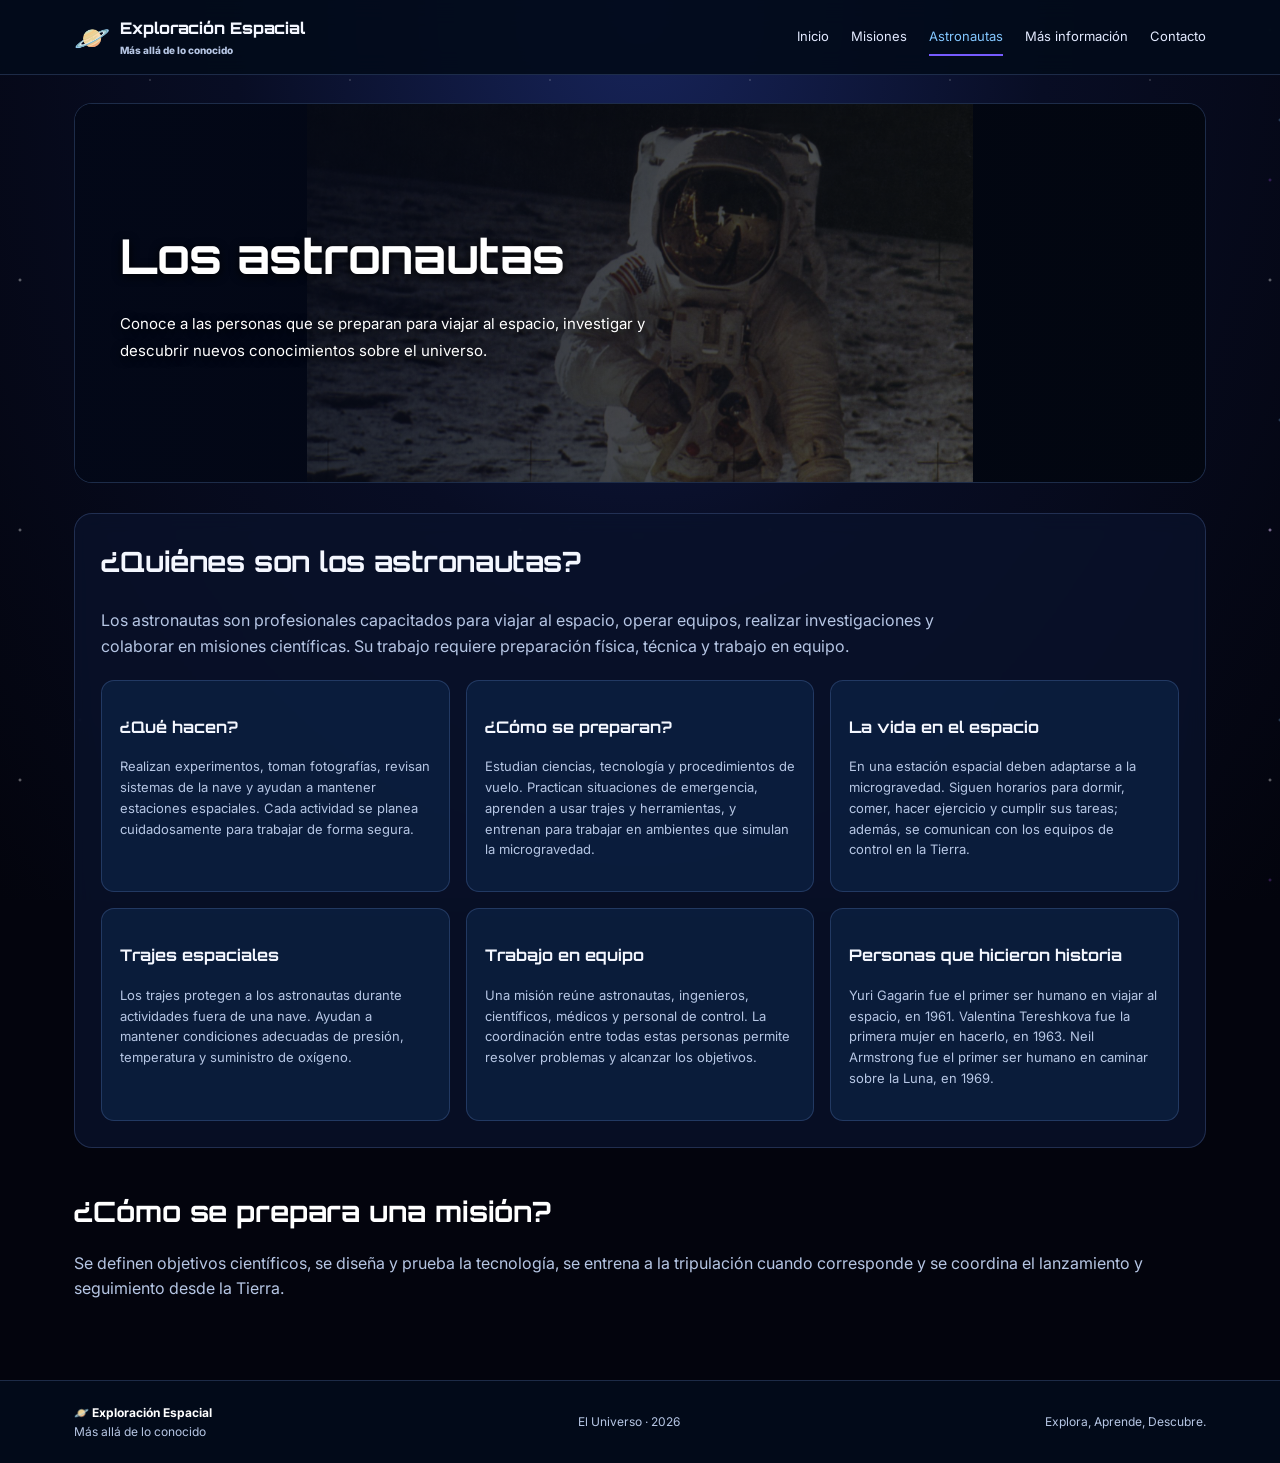
<file: astronautas.html>
<!DOCTYPE html>
<html lang="es">
<head>
    <meta charset="UTF-8">
    <meta name="viewport" content="width=device-width, initial-scale=1.0">
    <title>Astronautas | Exploración Espacial</title>
    <link rel="stylesheet" href="estilos.css">
</head>
<body>
<header>
    <nav class="nav">
        <a class="brand" href="index.html">
            <span class="brand-mark">🪐</span>
            <span>Exploración Espacial<small>Más allá de lo conocido</small></span>
        </a>
        <div class="navlinks">
            <a href="index.html">Inicio</a>
            <a href="contenido.html">Misiones</a>
            <a class="active" href="astronautas.html">Astronautas</a>
            <a href="informacion.html">Más información</a>
            <a href="contacto.html">Contacto</a>
        </div>
    </nav>
</header>

<main>
    <section class="banner astronaut-banner">
        <img src="astro2.jpg" alt="Astronauta">

        <div class="banner-copy">
            <h1>Los astronautas</h1>
            <p>Conoce a las personas que se preparan para viajar al espacio, investigar y descubrir nuevos conocimientos sobre el universo.</p>
        </div>
    </section>

    <section class="astronaut-section">
        <h2>¿Quiénes son los astronautas?</h2>
        <p>Los astronautas son profesionales capacitados para viajar al espacio, operar equipos, realizar investigaciones y colaborar en misiones científicas. Su trabajo requiere preparación física, técnica y trabajo en equipo.</p>

        <div class="astronaut-grid">
            <article class="astronaut-card">
                <h3>¿Qué hacen?</h3>
                <p>Realizan experimentos, toman fotografías, revisan sistemas de la nave y ayudan a mantener estaciones espaciales. Cada actividad se planea cuidadosamente para trabajar de forma segura.</p>
            </article>

            <article class="astronaut-card">
                <h3>¿Cómo se preparan?</h3>
                <p>Estudian ciencias, tecnología y procedimientos de vuelo. Practican situaciones de emergencia, aprenden a usar trajes y herramientas, y entrenan para trabajar en ambientes que simulan la microgravedad.</p>
            </article>

            <article class="astronaut-card">
                <h3>La vida en el espacio</h3>
                <p>En una estación espacial deben adaptarse a la microgravedad. Siguen horarios para dormir, comer, hacer ejercicio y cumplir sus tareas; además, se comunican con los equipos de control en la Tierra.</p>
            </article>

            <article class="astronaut-card">
                <h3>Trajes espaciales</h3>
                <p>Los trajes protegen a los astronautas durante actividades fuera de una nave. Ayudan a mantener condiciones adecuadas de presión, temperatura y suministro de oxígeno.</p>
            </article>

            <article class="astronaut-card">
                <h3>Trabajo en equipo</h3>
                <p>Una misión reúne astronautas, ingenieros, científicos, médicos y personal de control. La coordinación entre todas estas personas permite resolver problemas y alcanzar los objetivos.</p>
            </article>

            <article class="astronaut-card">
                <h3>Personas que hicieron historia</h3>
                <p>Yuri Gagarin fue el primer ser humano en viajar al espacio, en 1961. Valentina Tereshkova fue la primera mujer en hacerlo, en 1963. Neil Armstrong fue el primer ser humano en caminar sobre la Luna, en 1969.</p>
            </article>
        </div>
    </section>

    <section class="section-title">
        <h2>¿Cómo se prepara una misión?</h2>
        <p>Se definen objetivos científicos, se diseña y prueba la tecnología, se entrena a la tripulación cuando corresponde y se coordina el lanzamiento y seguimiento desde la Tierra.</p>
    </section>
</main>

<footer>
    <div class="footer-inner">
        <div><span class="footer-brand">🪐 Exploración Espacial</span><br>Más allá de lo conocido</div>
        <span>El Universo · 2026</span>
        <span>Explora, Aprende, Descubre.</span>
    </div>
</footer>
</body>
</html>
</file>
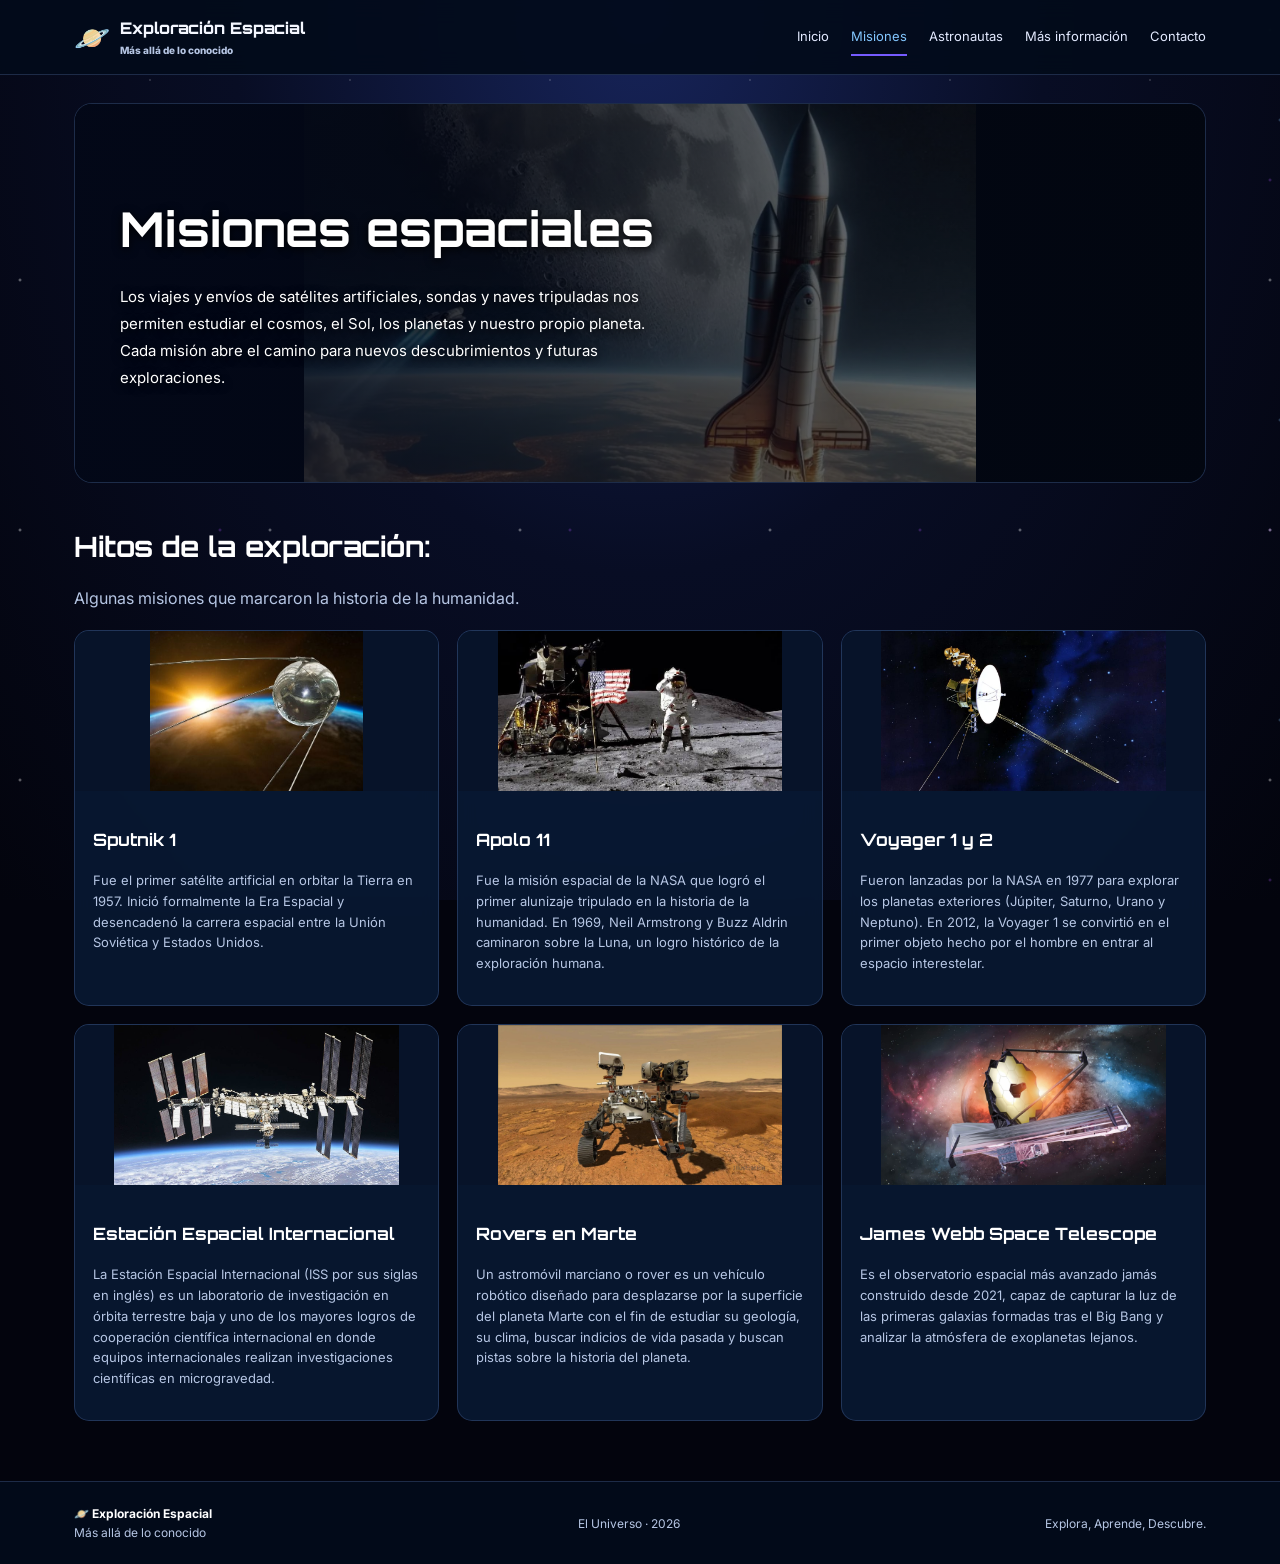
<file: contenido.html>
<!DOCTYPE html>
<html lang="es">
<head>
    <meta charset="UTF-8">
    <meta name="viewport" content="width=device-width, initial-scale=1.0">
    <title>Misiones | Exploración Espacial</title>
    <link rel="stylesheet" href="estilos.css">
</head>
<body>
<header>
    <nav class="nav">
        <a class="brand" href="index.html">
            <span class="brand-mark">🪐</span>
            <span>Exploración Espacial<small>Más allá de lo conocido</small></span>
        </a>
        <div class="navlinks">
            <a href="index.html">Inicio</a>
            <a class="active" href="contenido.html">Misiones</a>
            <a href="astronautas.html">Astronautas</a>
            <a href="informacion.html">Más información</a>
            <a href="contacto.html">Contacto</a>
        </div>
    </nav>
</header>

<main>
    <section class="banner missions-banner">
        <img src="misiones.jpg" alt="Imagen de misiones y exploración espacial">

        <div class="banner-copy">
            <h1>Misiones espaciales</h1>
            <p>
                Los viajes y envíos de satélites artificiales, sondas y
                naves tripuladas nos permiten estudiar el cosmos, el Sol,
                los planetas y nuestro propio planeta. Cada misión abre
                el camino para nuevos descubrimientos y futuras exploraciones.
            </p>
        </div>
    </section>

    <section class="section-title">
        <h2>Hitos de la exploración:</h2>
        <p>Algunas misiones que marcaron la historia de la humanidad.</p>
    </section>
    
    <section class="grid">
    <article class="card">
            <img src="sputnik.jpg" alt="Sputnik">
            <div class="card-body">
                <h3>Sputnik 1</h3>
                <p>Fue el primer satélite artificial en orbitar la Tierra en 1957. Inició formalmente la Era Espacial y desencadenó la carrera espacial entre la Unión Soviética y Estados Unidos.</p>
            </div>
        </article>
    
        <article class="card">
            <img src="apolo11.jpg" alt="Exploración lunar">
            <div class="card-body">
                <h3>Apolo 11</h3>
                <p>Fue la misión espacial de la NASA que logró el primer alunizaje tripulado en la historia de la humanidad. En 1969, Neil Armstrong y Buzz Aldrin caminaron sobre la Luna, un logro histórico de la exploración humana.</p>
            </div>
        </article>

         <article class="card">
            <img src="voyager.jpg" alt="Voyager 1">
            <div class="card-body">
                <h3>Voyager 1 y 2</h3>
                <p>Fueron lanzadas por la NASA en 1977 para explorar los planetas exteriores (Júpiter, Saturno, Urano y Neptuno). En 2012, la Voyager 1 se convirtió en el primer objeto hecho por el hombre en entrar al espacio interestelar.</p>
            </div>
        </article>

        <article class="card">
            <img src="estacion_internacional.jpg" alt="Estación Espacial Internacional">
            <div class="card-body">
                <h3>Estación Espacial Internacional</h3>
                <p>La Estación Espacial Internacional (ISS por sus siglas en inglés) es un laboratorio de investigación en órbita terrestre baja y uno de los mayores logros de cooperación científica internacional en donde equipos internacionales realizan investigaciones científicas en microgravedad.</p>
            </div>
        </article>

        <article class="card">
            <img src="rover.jpg" alt="Vehículo explorador en Marte">
            <div class="card-body">
                <h3>Rovers en Marte</h3>
                <p>Un astromóvil marciano o rover es un vehículo robótico diseñado para desplazarse por la superficie del planeta Marte con el fin de estudiar su geología, su clima, buscar indicios de vida pasada y buscan pistas sobre la historia del planeta.</p>
            </div>
        </article>
        
        <article class="card">
            <img src="telescope.jpg" alt="James Telescope">
            <div class="card-body">
                <h3>James Webb Space Telescope</h3>
                <p>Es el observatorio espacial más avanzado jamás construido desde 2021, capaz de capturar la luz de las primeras galaxias formadas tras el Big Bang y analizar la atmósfera de exoplanetas lejanos.</p>
            </div>
        </article>
    </section>
</main>

<footer>
    <div class="footer-inner">
        <div><span class="footer-brand">🪐 Exploración Espacial</span><br>Más allá de lo conocido</div>
        <span>El Universo · 2026</span>
        <span>Explora, Aprende, Descubre.</span>
    </div>
</footer>
</body>
</html>
</file>
<file: estilos.css>
@import url('https://fonts.googleapis.com/css2?family=Inter:wght@400;500;600;700;800&family=Orbitron:wght@400;500;600;700;800&display=swap');

/* ==============================
   COLORES Y ESTILOS GENERALES
============================== */

:root {
    --bg: #03040d;
    --panel: #091a36;
    --panel2: #101d45;
    --blue: #5574ff;
    --cyan: #83c7ff;
    --purple: #765bff;
    --violet: #a855f7;
    --text: #f4f7ff;
    --muted: #b6c6e4;
    --line: rgba(133, 177, 255, .2);
}

* {
    box-sizing: border-box;
}

html {
    scroll-behavior: smooth;
    scroll-padding-top: 100px;
}

body {
    margin: 0;
    font-family: 'Inter', Arial, sans-serif;
    color: var(--text);
    line-height: 1.6;
    background-color: var(--bg);
    background-image:
        radial-gradient(2px 2px at 20px 30px, #ffffff88, transparent),
        radial-gradient(2px 2px at 80px 120px, #83c7ff66, transparent),
        radial-gradient(1px 1px at 150px 80px, #ffffff77, transparent),
        radial-gradient(2px 2px at 220px 180px, #a855f766, transparent),
        radial-gradient(ellipse at top, #17245a 0%, #080d24 45%, #03040d 100%);
    background-size:
        250px 250px,
        300px 300px,
        200px 200px,
        350px 350px,
        cover;
    background-attachment: fixed;
}

a {
    color: inherit;
    text-decoration: none;
}

img {
    display: block;
    max-width: 100%;
}

h1,
h2,
h3,
.brand {
    font-family: 'Orbitron', sans-serif;
}

/* ==============================
   NAVEGACIÓN
============================== */

header {
    position: sticky;
    top: 0;
    z-index: 10;
    background: rgba(3, 11, 27, .92);
    backdrop-filter: blur(12px);
    border-bottom: 1px solid var(--line);
}

.nav {
    max-width: 1180px;
    margin: auto;
    padding: 14px 24px;
    display: flex;
    align-items: center;
    justify-content: space-between;
    gap: 20px;
}

.brand {
    display: flex;
    align-items: center;
    gap: 10px;
    font-weight: 800;
}

.brand-mark {
    color: var(--cyan);
    font-size: 29px;
}

.brand small {
    display: block;
    color: var(--muted);
    font-family: 'Inter', sans-serif;
    font-size: 10px;
}

.navlinks {
    display: flex;
    align-items: center;
    justify-content: center;
    flex-wrap: wrap;
    gap: 22px;
}

.navlinks a {
    color: #e3eaff;
    font-size: 13px;
    padding: 7px 0;
    border-bottom: 2px solid transparent;
    transition: .3s;
}

.navlinks a:hover,
.navlinks a.active {
    color: var(--cyan);
    border-color: var(--purple);
}

/* ==============================
   CONTENIDO PRINCIPAL
============================== */

main {
    max-width: 1180px;
    margin: auto;
    padding: 28px 24px 60px;
}

/* ==============================
   INICIO
============================== */

.hero {
    position: relative;
    min-height: 430px;
    margin: 25px auto;
    padding: 50px;
    display: flex;
    align-items: center;
    justify-content: flex-end;
    overflow: hidden;
    border-radius: 18px;
    background: #071526;
}

.hero img {
    position: absolute;
    inset: 0;
    z-index: 0;
    width: 100%;
    height: 100%;
    object-fit: cover;
    object-position: center;
}

.hero::after {
    content: "";
    position: absolute;
    inset: 0;
    z-index: 1;
    background: linear-gradient(
        90deg,
        transparent 0%,
        rgba(3, 8, 25, .2) 40%,
        rgba(3, 8, 25, .9) 100%
    );
}

.hero-copy {
    position: relative;
    z-index: 2;
    width: 48%;
    margin-left: auto;
    text-align: right;
}

.hero-copy h1 {
    color: white;
    font-size: 42px;
    margin: 0 0 15px;
}

.hero-copy p {
    color: #e2eaff;
}

/* ==============================
   BOTONES
============================== */

.btn,
button,
.boton,
input[type="submit"] {
    display: inline-flex;
    align-items: center;
    justify-content: center;
    gap: 8px;
    padding: 12px 25px;
    margin-top: 12px;
    border: none;
    border-radius: 25px;
    background: linear-gradient(120deg, #4f6cff, #765bff, #a855f7);
    color: white;
    font-family: 'Inter', sans-serif;
    font-size: 13px;
    font-weight: 700;
    cursor: pointer;
    box-shadow: 0 4px 15px rgba(85, 116, 255, .25);
    transition: .3s ease;
}

.btn:hover,
button:hover,
.boton:hover,
input[type="submit"]:hover {
    background: linear-gradient(90deg, #a855f7, #2196f3);
    transform: translateY(-2px) scale(1.03);
    box-shadow: 0 4px 15px rgba(118, 91, 255, .4);
}

/* ==============================
   TÍTULOS DE SECCIÓN
============================== */

.section-title {
    margin: 42px 0 18px;
}

.section-title h2 {
    margin: 0;
    font-size: 28px;
    color: white;
}

.section-title p {
    color: var(--muted);
}

/* ==============================
   TARJETAS
============================== */

.grid {
    display: grid;
    grid-template-columns: repeat(3, 1fr);
    gap: 18px;
}

.grid.four {
    grid-template-columns: repeat(4, 1fr);
}

.card {
    overflow: hidden;
    border: 1px solid var(--line);
    border-radius: 15px;
    background: rgba(9, 26, 54, .85);
    backdrop-filter: blur(10px);
    transition: .3s ease;
}

.card:hover {
    transform: translateY(-5px);
    border-color: var(--blue);
    box-shadow: 0 8px 25px rgba(85, 116, 255, .15);
}

.card img {
    width: 100%;
    height: 160px;
    object-fit: contain;
    background: #071329;
}

.card-body {
    padding: 18px;
}

.card-body h3 {
    font-size: 17px;
    color: white;
}

.card-body p {
    color: var(--muted);
    font-size: 13px;
}

.icon-card {
    display: flex;
    flex-direction: column;
    align-items: center;
    padding: 21px;
    text-align: center;
}

.icon-card img {
    width: 100%;
    height: 150px;
    margin: 14px 0;
    object-fit: contain;
    border: 1px solid var(--line);
    border-radius: 12px;
    background: #071329;
}

.icon-card .btn {
    margin-top: auto;
}

/* ==============================
   BANNERS GENERALES
============================== */

.banner {
    position: relative;
    min-height: 230px;
    margin-bottom: 30px;
    overflow: hidden;
    border: 1px solid var(--line);
    border-radius: 18px;
    background: #030b1b;
}

.banner img {
    position: absolute;
    inset: 0;
    width: 100%;
    height: 100%;
    object-fit: contain;
    filter: brightness(.65);
}

.banner-copy {
    position: relative;
    z-index: 2;
    max-width: 700px;
    padding: 40px;
    text-shadow: 0 2px 10px #000;
}

.banner h1 {
    margin: 10px 0;
    color: white;
    font-size: clamp(30px, 4vw, 48px);
}

.banner p {
    color: white;
}

/* ==============================
   BANNERS DE SECCIONES
============================== */

.missions-banner,
.astronaut-banner,
.information-banner,
.contact-banner {
    position: relative;
    min-height: 380px;
    height: auto;
    display: flex;
    align-items: center;
    justify-content: flex-start;
    overflow: hidden;
    border-radius: 18px;
    background-color: #030b1b;
}

.missions-banner img,
.astronaut-banner img,
.information-banner img,
.contact-banner img {
    position: absolute;
    inset: 0;
    width: 100%;
    height: 100%;
    object-fit: contain;
    object-position: center;
    filter: brightness(.55);
    background-color: #030b1b;
}

.missions-banner::after,
.astronaut-banner::after,
.information-banner::after,
.contact-banner::after {
    content: "";
    position: absolute;
    inset: 0;
    z-index: 1;
    background: linear-gradient(
        90deg,
        rgba(3, 8, 25, .85) 0%,
        rgba(3, 8, 25, .45) 50%,
        rgba(3, 8, 25, .10) 100%
    );
}

.missions-banner .banner-copy,
.astronaut-banner .banner-copy,
.information-banner .banner-copy,
.contact-banner .banner-copy {
    position: relative;
    z-index: 2;
    width: 60%;
    max-width: 650px;
    padding: 45px;
    text-shadow: 0 2px 10px #000;
}

.missions-banner .banner-copy h1,
.astronaut-banner .banner-copy h1,
.information-banner .banner-copy h1,
.contact-banner .banner-copy h1 {
    margin: 10px 0;
    color: white;
    font-size: clamp(32px, 4vw, 48px);
    background: none;
    -webkit-text-fill-color: white;
}

.missions-banner .banner-copy p,
.astronaut-banner .banner-copy p,
.information-banner .banner-copy p,
.contact-banner .banner-copy p {
    color: white;
    font-size: 15px;
    line-height: 1.8;
}

.missions-banner .eyebrow {
    color: var(--cyan);
    letter-spacing: 3px;
    font-size: 12px;
    font-weight: 700;
}

/* ==============================
   SECCIÓN DE ASTRONAUTAS
============================== */

.astronaut-section {
    margin-top: 30px;
    padding: 26px;
    border: 1px solid var(--line);
    border-radius: 18px;
    background: rgba(9, 18, 43, .8);
    backdrop-filter: blur(10px);
}

.astronaut-section h2 {
    margin-top: 0;
    font-size: 28px;
}

.astronaut-section > p {
    max-width: 900px;
    color: var(--muted);
}

.astronaut-grid {
    display: grid;
    grid-template-columns: repeat(3, 1fr);
    gap: 16px;
    margin-top: 20px;
}

.astronaut-card {
    padding: 18px;
    border: 1px solid var(--line);
    border-radius: 13px;
    background: rgba(13, 37, 73, .65);
}

.astronaut-card h3 {
    font-size: 16px;
}

.astronaut-card p {
    color: var(--muted);
    font-size: 13px;
}

/* ==============================
   PREGUNTAS FRECUENTES
============================== */

.columns {
    display: grid;
    grid-template-columns: 1fr 1fr;
    gap: 28px;
}

.faq details {
    margin-bottom: 10px;
    padding: 14px 17px;
    border: 1px solid var(--line);
    border-radius: 10px;
    background: rgba(9, 18, 43, .8);
    backdrop-filter: blur(8px);
    scroll-margin-top: 110px;
}

.faq summary {
    font-size: 14px;
    font-weight: 700;
    cursor: pointer;
}

.faq details p {
    margin-bottom: 0;
    color: var(--muted);
    font-size: 13px;
    line-height: 1.75;
}

.faq details a {
    color: var(--cyan);
    text-decoration: underline;
}

/* ==============================
   GALERÍA
============================== */

.gallery {
    display: grid;
    grid-template-columns: repeat(3, 1fr);
    gap: 18px;
}

.gallery figure {
    margin: 0;
    padding: 10px;
    overflow: hidden;
    border: 1px solid var(--line);
    border-radius: 14px;
    background: rgba(9, 18, 43, .85);
    transition: .3s ease;
}

.gallery figure:hover {
    transform: translateY(-4px);
    border-color: var(--blue);
}

.gallery img {
    width: 100%;
    height: 200px;
    object-fit: cover;
    border-radius: 10px;
    background: #071329;
}

.gallery figcaption {
    padding: 12px 5px 5px;
    color: var(--muted);
    font-size: 13px;
    line-height: 1.6;
}

/* ==============================
   CONTACTO
============================== */

.contact-layout {
    display: grid;
    grid-template-columns: 1.2fr .8fr;
    gap: 26px;
}

.form-panel,
.contact-info {
    padding: 26px;
    border: 1px solid var(--line);
    border-radius: 16px;
    background: rgba(9, 18, 43, .85);
    backdrop-filter: blur(10px);
}

label {
    display: block;
    margin: 12px 0 6px;
    color: #e3eaff;
    font-size: 13px;
}

input,
textarea,
select {
    width: 100%;
    padding: 12px;
    border: 1px solid #294979;
    border-radius: 8px;
    outline: none;
    background: #030d20;
    color: white;
    font-family: 'Inter', sans-serif;
    font-size: 14px;
}

textarea {
    min-height: 120px;
    resize: vertical;
}

input:focus,
textarea:focus,
select:focus {
    border-color: var(--blue);
    outline: 2px solid rgba(85, 116, 255, .35);
}

.contact-info p {
    color: var(--muted);
}

.contact-info hr {
    margin: 25px 0;
    border: 0;
    border-top: 1px solid var(--line);
}

.note {
    margin-top: 15px;
    color: var(--muted);
    font-size: 12px;
}

/* ==============================
   PIE DE PÁGINA
============================== */

footer {
    border-top: 1px solid var(--line);
    background: rgba(3, 11, 27, .92);
}

.footer-inner {
    max-width: 1180px;
    margin: auto;
    padding: 22px 24px;
    display: flex;
    align-items: center;
    justify-content: space-between;
    gap: 15px;
    color: var(--muted);
    font-size: 12px;
}

.footer-brand {
    color: white;
    font-weight: 700;
}

/* ==============================
   TÍTULOS CON DEGRADADO
============================== */

header h1,
main h1 {
    background: linear-gradient(90deg, #2196f3, #765bff, #a855f7);
    -webkit-background-clip: text;
    background-clip: text;
    -webkit-text-fill-color: transparent;
    color: transparent;
    font-weight: bold;
}

/* Los títulos dentro de los banners permanecen blancos */
.hero-copy h1,
.banner h1,
.missions-banner h1,
.astronaut-banner h1,
.information-banner h1,
.contact-banner h1 {
    background: none;
    color: white;
    -webkit-text-fill-color: white;
}

/* ==============================
   TABLETAS
============================== */

@media (max-width: 800px) {
    .nav {
        align-items: flex-start;
        flex-direction: column;
    }

    .navlinks {
        gap: 14px;
    }

    .hero {
        min-height: 400px;
        padding: 20px;
    }

    .hero-copy {
        width: 100%;
        padding: 28px;
        border-radius: 12px;
        background: rgba(3, 8, 25, .65);
        text-align: center;
    }

    .hero img {
        height: 100%;
        min-height: 220px;
        max-height: 300px;
    }

    .grid,
    .grid.four {
        grid-template-columns: repeat(2, 1fr);
    }

    .columns,
    .contact-layout {
        grid-template-columns: 1fr;
    }

    .banner-copy {
        padding: 28px;
    }

    .astronaut-grid {
        grid-template-columns: repeat(2, 1fr);
    }

    .gallery {
        grid-template-columns: repeat(2, 1fr);
    }
}

/* ==============================
   BANNERS EN TABLETAS
============================== */

@media (max-width: 768px) {
    .missions-banner,
    .astronaut-banner,
    .information-banner,
    .contact-banner {
        min-height: 320px;
    }

    .missions-banner .banner-copy,
    .astronaut-banner .banner-copy,
    .information-banner .banner-copy,
    .contact-banner .banner-copy {
        width: 85%;
        padding: 25px;
    }

    .missions-banner .banner-copy h1,
    .astronaut-banner .banner-copy h1,
    .information-banner .banner-copy h1,
    .contact-banner .banner-copy h1 {
        font-size: 32px;
    }

    .missions-banner .banner-copy p,
    .astronaut-banner .banner-copy p,
    .information-banner .banner-copy p,
    .contact-banner .banner-copy p {
        font-size: 13px;
    }
}

/* ==============================
   CELULARES
============================== */

@media (max-width: 520px) {
    main {
        padding: 18px 14px 40px;
    }

    .nav {
        padding: 12px 15px;
    }

    .navlinks {
        width: 100%;
        gap: 10px;
        row-gap: 6px;
    }

    .navlinks a {
        padding: 6px;
        font-size: 12px;
    }

    .grid,
    .grid.four,
    .astronaut-grid,
    .gallery {
        grid-template-columns: 1fr;
    }

    .hero {
        min-height: 280px;
    }

    .hero-copy {
        padding: 20px;
    }

    .hero-copy h1 {
        font-size: clamp(27px, 8vw, 34px);
    }

    .hero img {
        height: 100%;
        min-height: 220px;
    }

    .icon-card img {
        height: 180px;
    }

    .astronaut-section {
        padding: 18px;
    }

    .footer-inner {
        align-items: flex-start;
        flex-direction: column;
    }

    .gallery img {
        height: 210px;
    }

    .banner {
        min-height: 200px;
    }

    .banner img {
        opacity: .7;
    }

    .section-title h2 {
        font-size: 24px;
    }

    .missions-banner,
    .astronaut-banner,
    .information-banner,
    .contact-banner {
        min-height: 280px;
    }

    .missions-banner .banner-copy,
    .astronaut-banner .banner-copy,
    .information-banner .banner-copy,
    .contact-banner .banner-copy {
        width: 100%;
        padding: 20px;
    }

    .missions-banner .banner-copy h1,
    .astronaut-banner .banner-copy h1,
    .information-banner .banner-copy h1,
    .contact-banner .banner-copy h1 {
        font-size: 28px;
    }
}
/* MARQUESINA EN LAS PREGUNTAS FRECUENTES */

.faq summary {
    overflow: hidden;
    white-space: nowrap;
    position: relative;
}

.faq summary:hover {
    color: #83c7ff;
    animation: movimiento-pregunta 2.5s ease-in-out infinite alternate;
}

@keyframes movimiento-pregunta {
    from {
        transform: translateX(0);
    }

    to {
        transform: translateX(12px);
    }
}

.faq details[open] summary {
    color: #83c7ff;
    animation: brillo-pregunta 1.5s ease-in-out infinite alternate;
}

@keyframes brillo-pregunta {
    from {
        text-shadow: 0 0 3px #5574ff;
    }

    to {
        text-shadow: 0 0 12px #83c7ff, 0 0 20px #765bff;
    }
}

.faq details {
    transition: transform .4s ease, box-shadow .4s ease;
}

.faq details:hover {
    transform: translateX(6px);
    box-shadow: 0 0 18px rgba(118, 91, 255, .3);
}

@media (max-width: 520px) {
    .faq summary {
        white-space: normal;
    }
}
</file>
